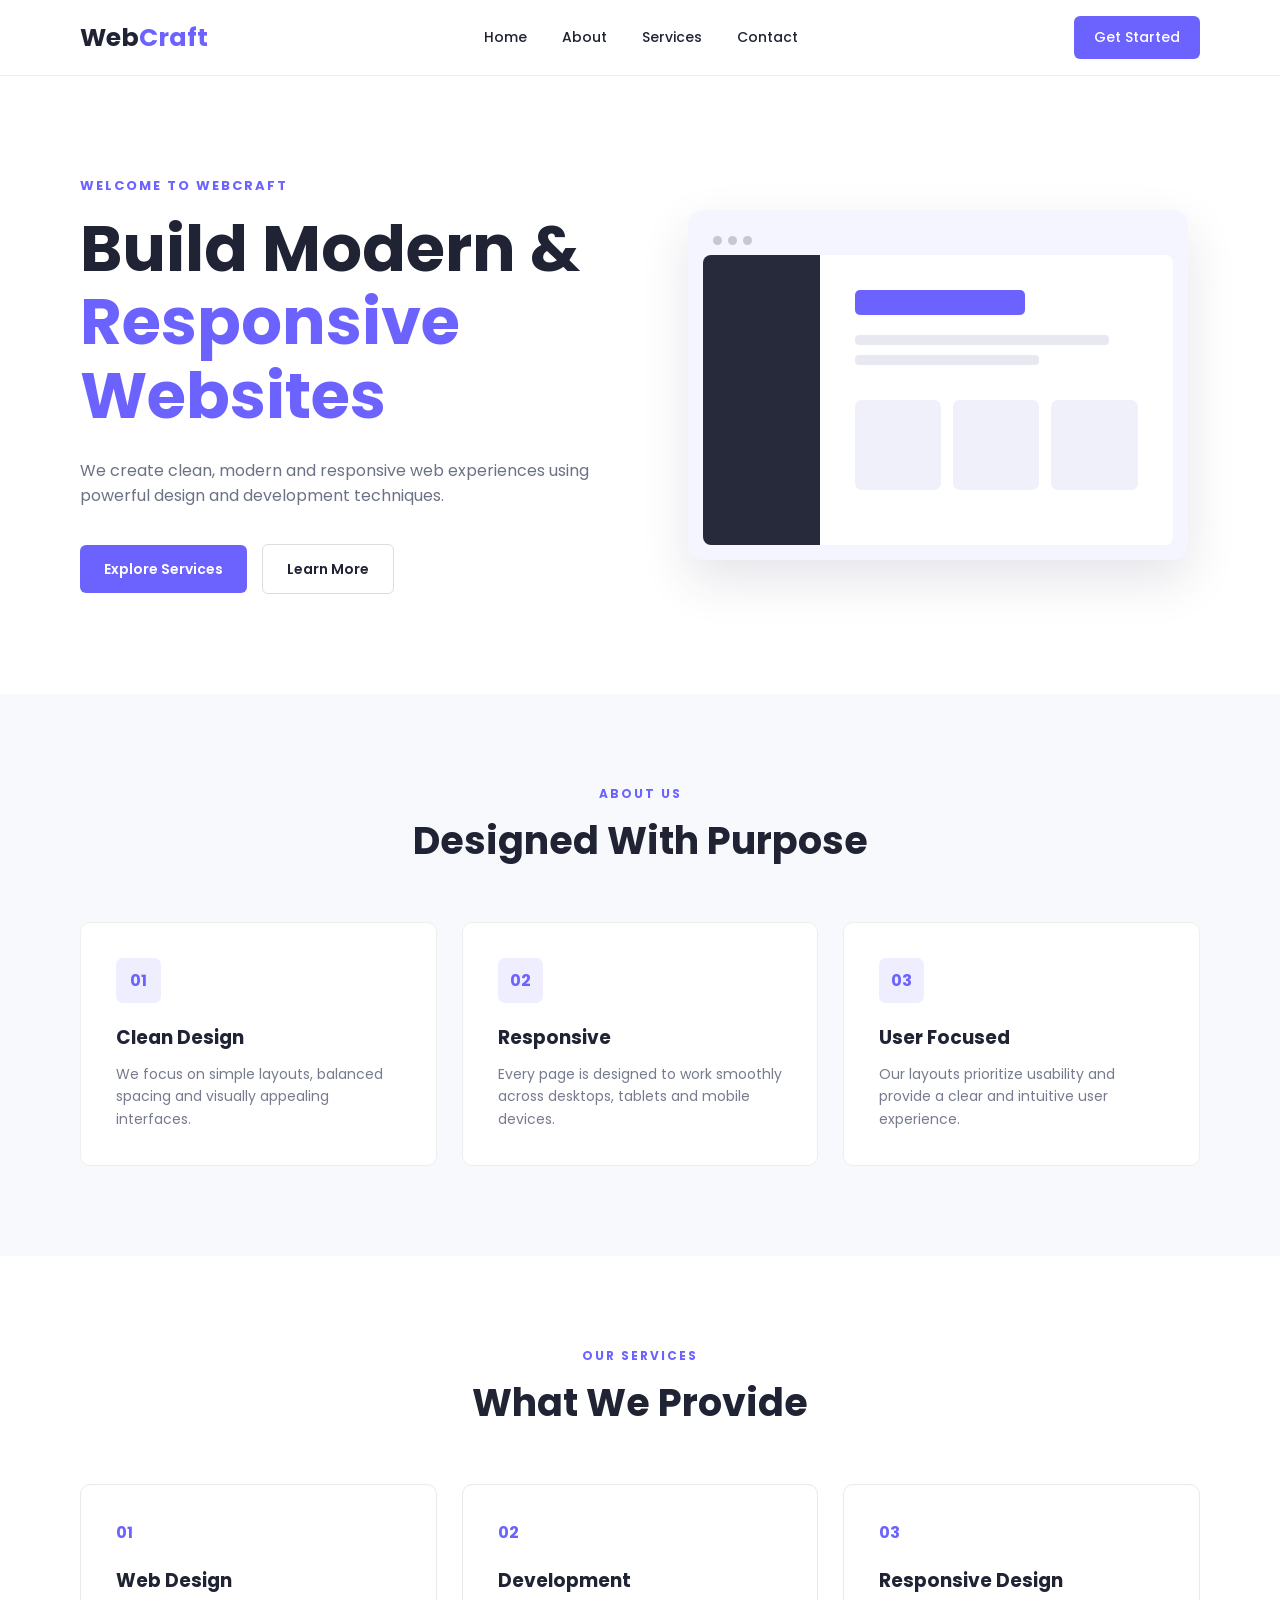
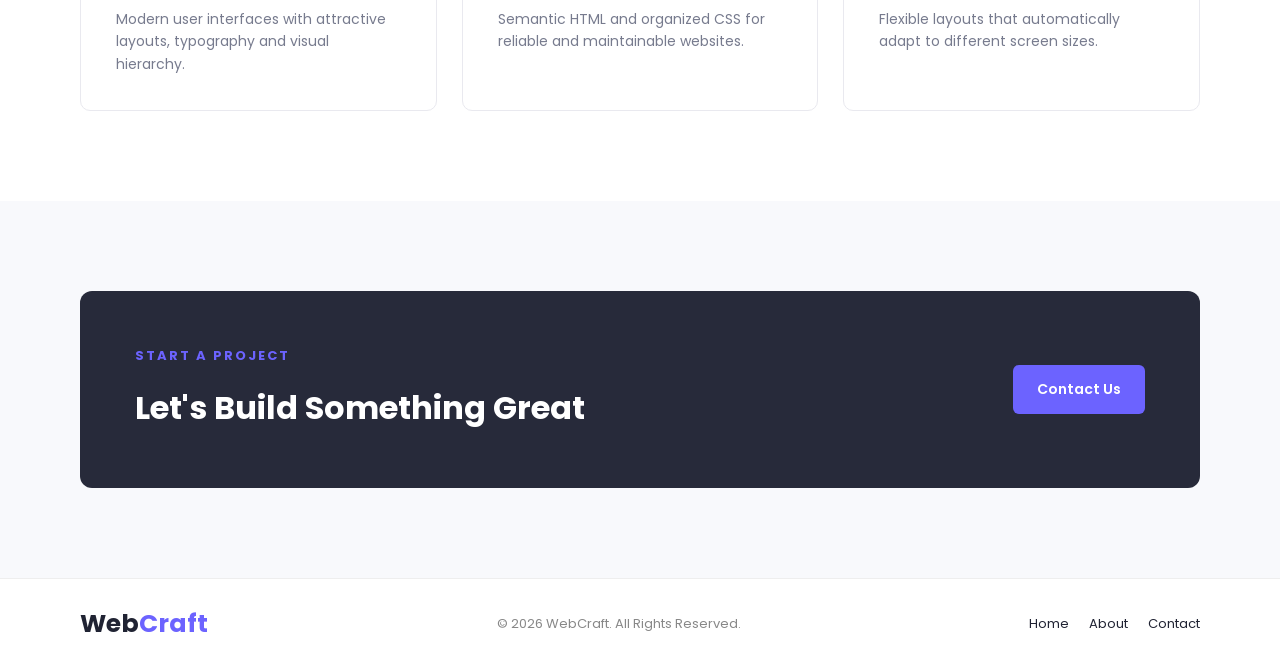
<file: week task 1/index.html>
<!DOCTYPE html>
<html lang="en">
<head>
    <meta charset="UTF-8">
    <meta name="viewport" content="width=device-width, initial-scale=1.0">
    <meta name="description" content="Responsive static webpage created as part of Week 1 internship task">
    <title>Modern Landing Page</title>

    <!-- Google Font -->
    <link rel="preconnect" href="https://fonts.googleapis.com">
    <link rel="preconnect" href="https://fonts.gstatic.com" crossorigin>
    <link href="https://fonts.googleapis.com/css2?family=Poppins:wght@400;500;600;700&display=swap" rel="stylesheet">

    <!-- CSS -->
    <link rel="stylesheet" href="style.css">
</head>

<body>

    <!-- Header -->
    <header class="header">
        <div class="container navbar">

            <div class="logo">
                Web<span>Craft</span>
            </div>

            <nav class="navigation">
                <a href="#home">Home</a>
                <a href="#about">About</a>
                <a href="#services">Services</a>
                <a href="#contact">Contact</a>
            </nav>

            <a href="#contact" class="nav-button">Get Started</a>
        </div>
    </header>


    <!-- Hero Section -->
    <main>

        <section class="hero" id="home">
            <div class="container hero-content">

                <div class="hero-text">
                    <p class="small-heading">WELCOME TO WEBCRAFT</p>

                    <h1>
                        Build Modern &
                        <span>Responsive Websites</span>
                    </h1>

                    <p class="hero-description">
                        We create clean, modern and responsive web experiences
                        using powerful design and development techniques.
                    </p>

                    <div class="hero-buttons">
                        <a href="#services" class="primary-button">
                            Explore Services
                        </a>

                        <a href="#about" class="secondary-button">
                            Learn More
                        </a>
                    </div>
                </div>

                <div class="hero-image">
                    <div class="image-card">
                        <div class="browser-bar">
                            <span></span>
                            <span></span>
                            <span></span>
                        </div>

                        <div class="mock-content">
                            <div class="mock-sidebar"></div>

                            <div class="mock-main">
                                <div class="mock-title"></div>
                                <div class="mock-line"></div>
                                <div class="mock-line short"></div>

                                <div class="mock-boxes">
                                    <div></div>
                                    <div></div>
                                    <div></div>
                                </div>
                            </div>
                        </div>
                    </div>
                </div>

            </div>
        </section>


        <!-- About Section -->
        <section class="about section" id="about">
            <div class="container">

                <div class="section-heading">
                    <p>ABOUT US</p>
                    <h2>Designed With Purpose</h2>
                </div>

                <div class="about-content">

                    <div class="about-card">
                        <div class="icon">01</div>
                        <h3>Clean Design</h3>
                        <p>
                            We focus on simple layouts, balanced spacing and
                            visually appealing interfaces.
                        </p>
                    </div>

                    <div class="about-card">
                        <div class="icon">02</div>
                        <h3>Responsive</h3>
                        <p>
                            Every page is designed to work smoothly across
                            desktops, tablets and mobile devices.
                        </p>
                    </div>

                    <div class="about-card">
                        <div class="icon">03</div>
                        <h3>User Focused</h3>
                        <p>
                            Our layouts prioritize usability and provide a
                            clear and intuitive user experience.
                        </p>
                    </div>

                </div>
            </div>
        </section>


        <!-- Services Section -->
        <section class="services section" id="services">
            <div class="container">

                <div class="section-heading">
                    <p>OUR SERVICES</p>
                    <h2>What We Provide</h2>
                </div>

                <div class="service-grid">

                    <article class="service-card">
                        <div class="service-number">01</div>
                        <h3>Web Design</h3>
                        <p>
                            Modern user interfaces with attractive layouts,
                            typography and visual hierarchy.
                        </p>
                    </article>

                    <article class="service-card">
                        <div class="service-number">02</div>
                        <h3>Development</h3>
                        <p>
                            Semantic HTML and organized CSS for reliable
                            and maintainable websites.
                        </p>
                    </article>

                    <article class="service-card">
                        <div class="service-number">03</div>
                        <h3>Responsive Design</h3>
                        <p>
                            Flexible layouts that automatically adapt to
                            different screen sizes.
                        </p>
                    </article>

                </div>
            </div>
        </section>


        <!-- Contact Section -->
        <section class="contact section" id="contact">
            <div class="container contact-box">

                <div>
                    <p class="small-heading">START A PROJECT</p>
                    <h2>Let's Build Something Great</h2>
                </div>

                <a href="mailto:hello@example.com" class="primary-button">
                    Contact Us
                </a>

            </div>
        </section>

    </main>


    <!-- Footer -->
    <footer class="footer">
        <div class="container footer-content">

            <div class="logo">
                Web<span>Craft</span>
            </div>

            <p>
                © 2026 WebCraft. All Rights Reserved.
            </p>

            <div class="footer-links">
                <a href="#home">Home</a>
                <a href="#about">About</a>
                <a href="#contact">Contact</a>
            </div>

        </div>
    </footer>

</body>
</html>
</file>
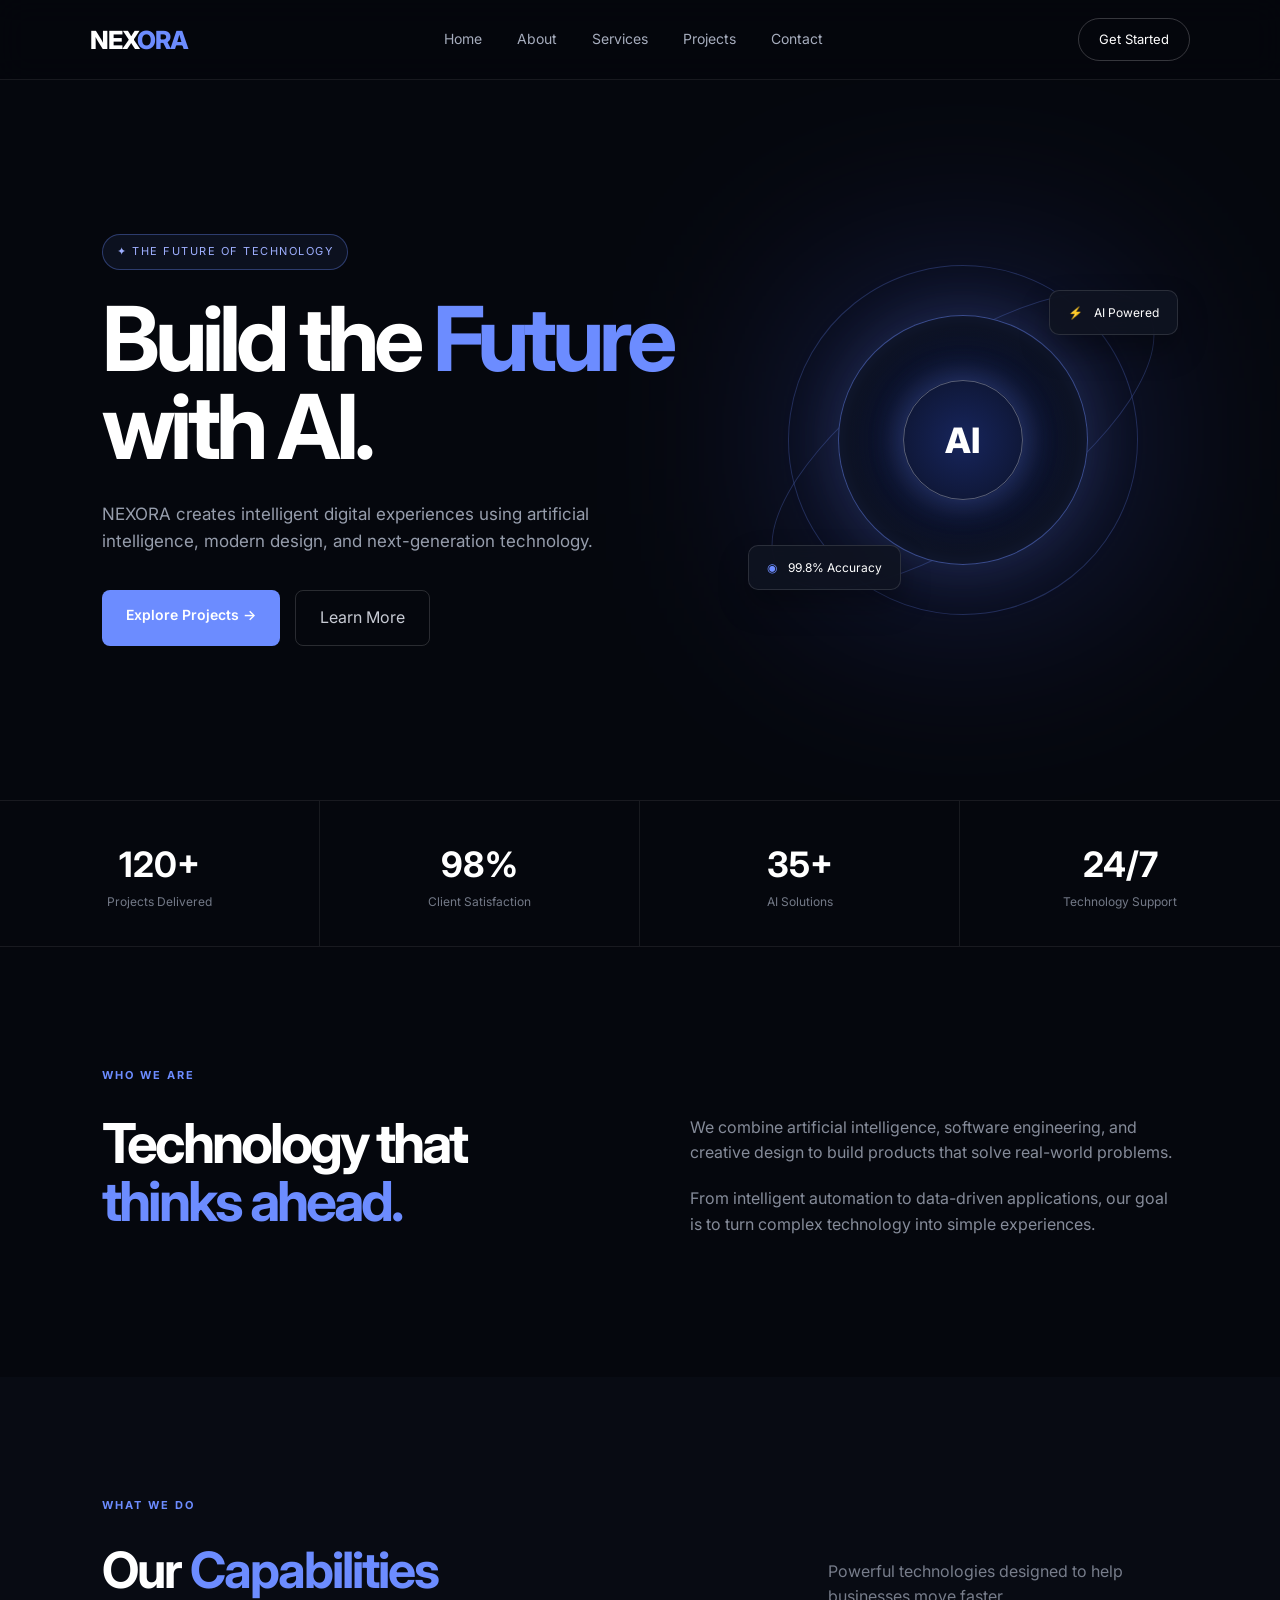
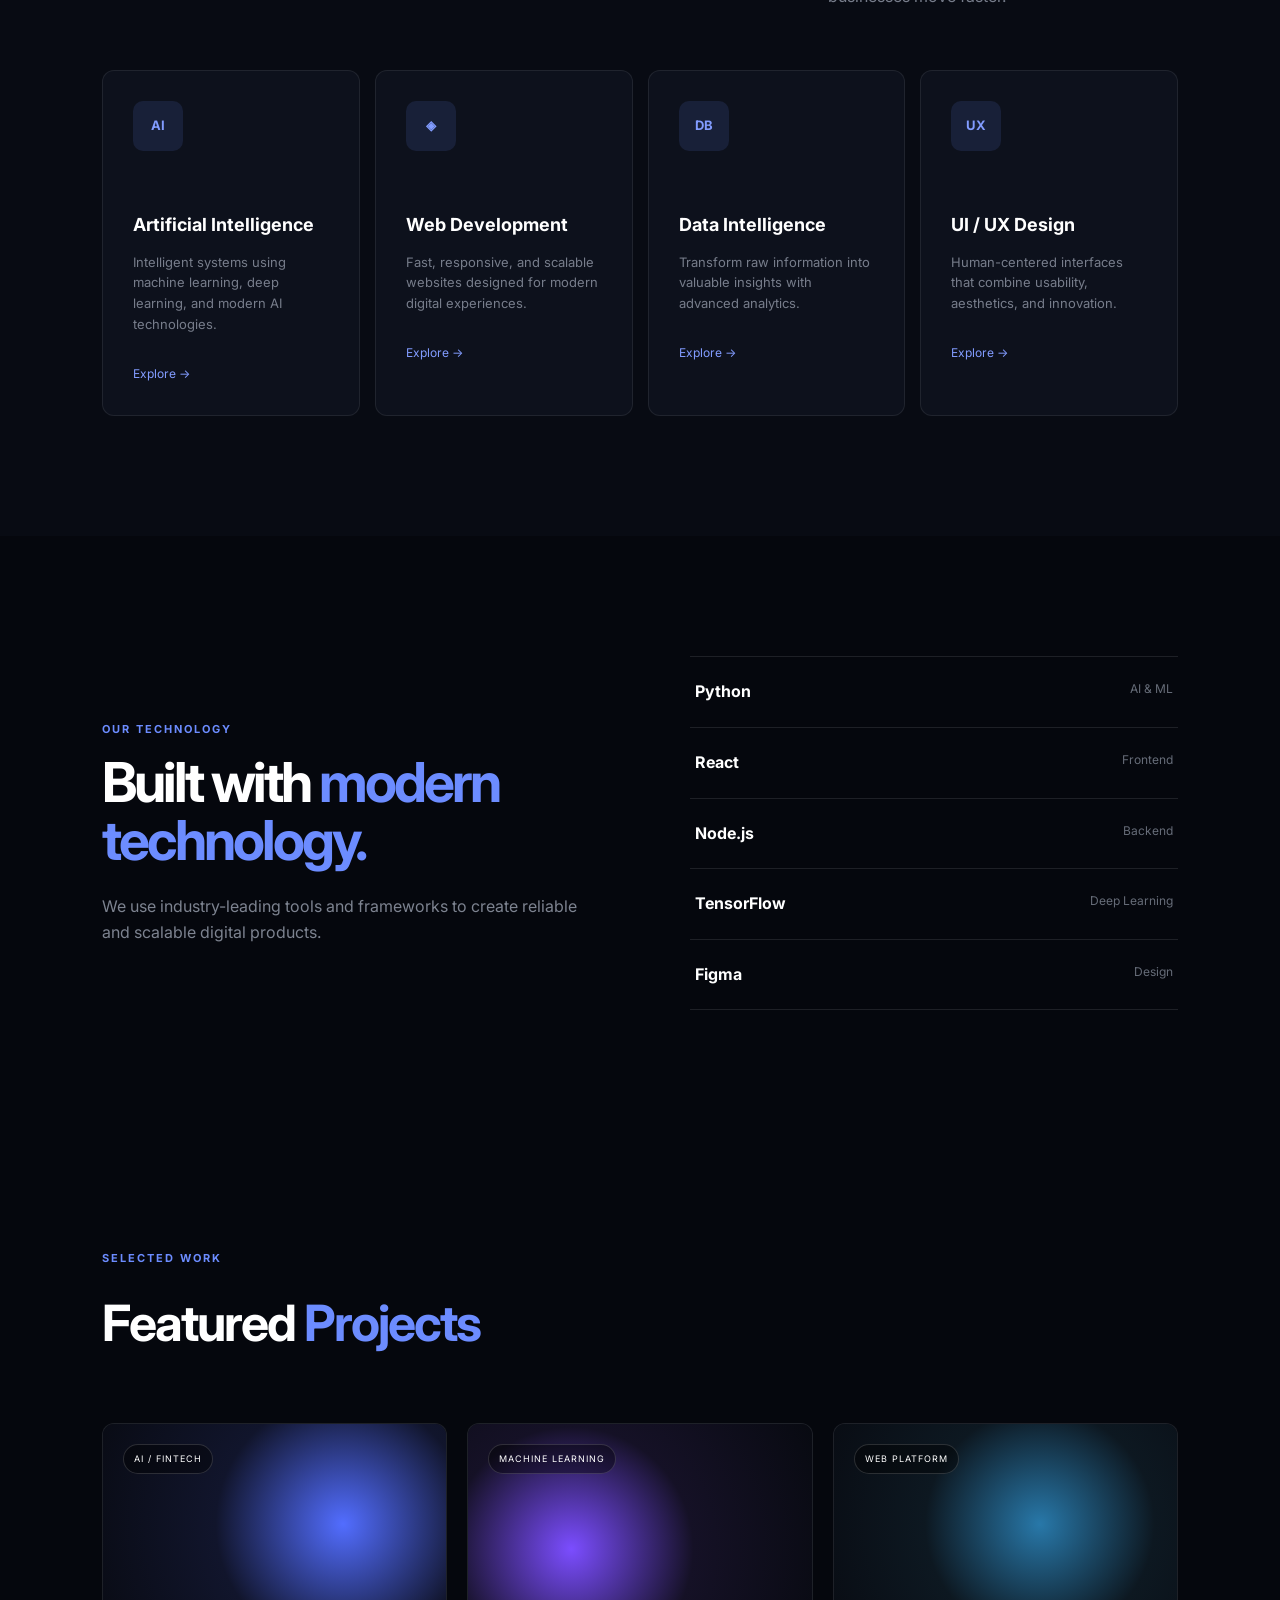
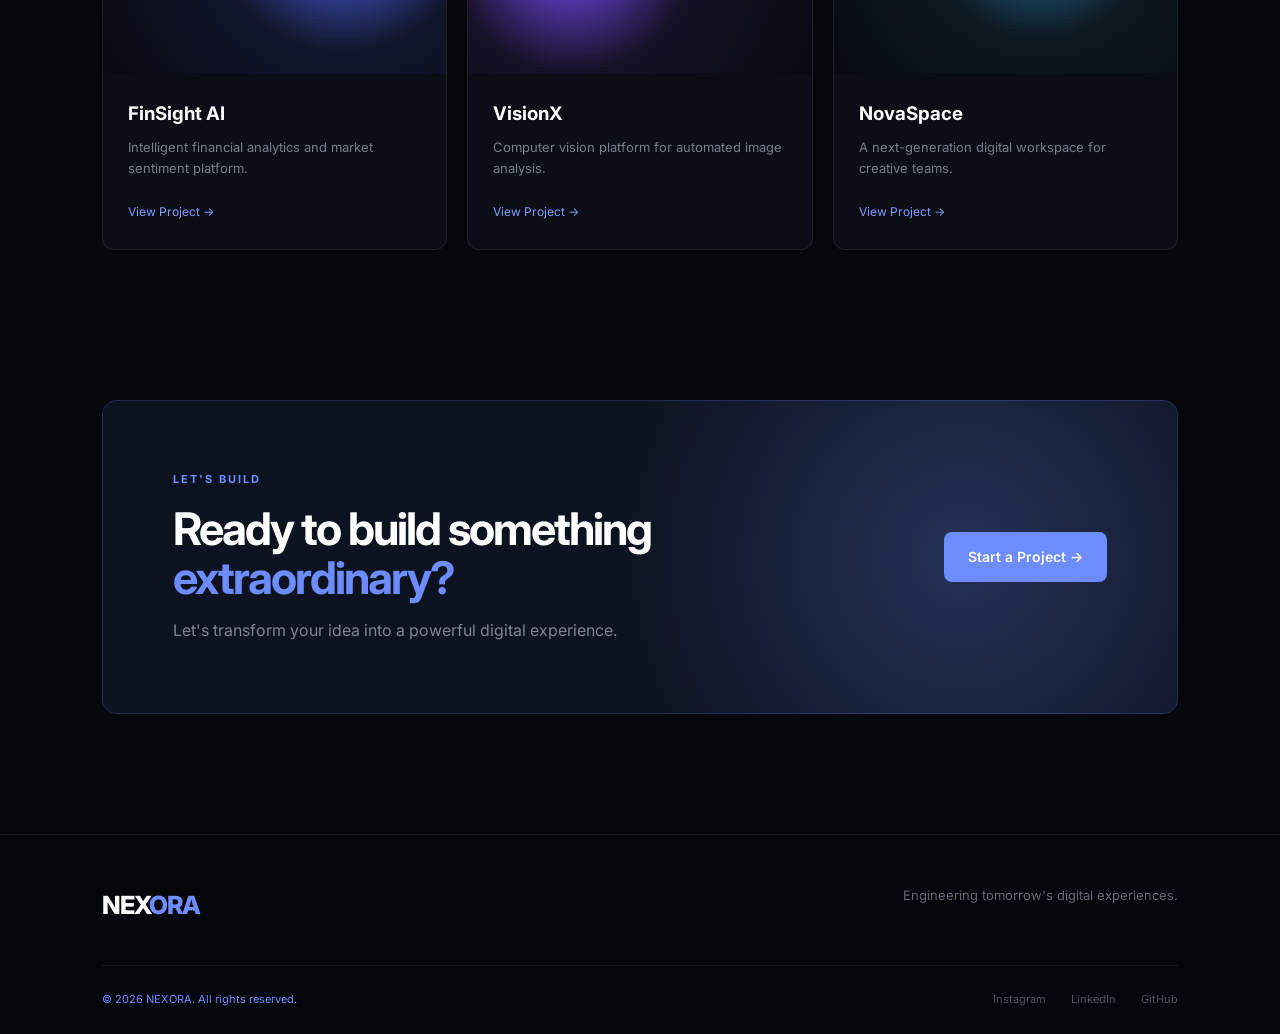
<file: week task 5/index.html>
<!DOCTYPE html>
<html lang="en">
<head>
    <meta charset="UTF-8">
    <meta name="viewport" content="width=device-width, initial-scale=1.0">

    <title>NEXORA | AI & Technology</title>

    <link rel="stylesheet" href="style.css">

    <link
        href="https://fonts.googleapis.com/css2?family=Inter:wght@400;500;600;700;800&display=swap"
        rel="stylesheet"
    >
</head>

<body>

    <!-- ================= NAVBAR ================= -->

    <header class="navbar">

        <div class="logo">
            NEX<span>ORA</span>
        </div>

        <nav>
            <a href="#home">Home</a>
            <a href="#about">About</a>
            <a href="#services">Services</a>
            <a href="#projects">Projects</a>
            <a href="#contact">Contact</a>
        </nav>

        <a href="#contact" class="nav-btn">
            Get Started
        </a>

    </header>


    <!-- ================= HERO ================= -->

    <section class="hero" id="home">

        <div class="hero-content">

            <div class="badge">
                ✦ THE FUTURE OF TECHNOLOGY
            </div>

            <h1>
                Build the
                <span>Future</span>
                with AI.
            </h1>

            <p>
                NEXORA creates intelligent digital experiences
                using artificial intelligence, modern design,
                and next-generation technology.
            </p>

            <div class="hero-buttons">

                <a href="#projects" class="primary-btn">
                    Explore Projects →
                </a>

                <a href="#about" class="secondary-btn">
                    Learn More
                </a>

            </div>

        </div>


        <!-- Futuristic Visual -->

        <div class="hero-visual">

            <div class="glow"></div>

            <div class="orbit orbit-one"></div>
            <div class="orbit orbit-two"></div>

            <div class="ai-circle">
                <div class="ai-inner">
                    AI
                </div>
            </div>

            <div class="floating-card card-one">
                <span>⚡</span>
                AI Powered
            </div>

            <div class="floating-card card-two">
                <span>◉</span>
                99.8% Accuracy
            </div>

        </div>

    </section>


    <!-- ================= STATS ================= -->

    <section class="stats">

        <div class="stat">
            <h2>120+</h2>
            <p>Projects Delivered</p>
        </div>

        <div class="stat">
            <h2>98%</h2>
            <p>Client Satisfaction</p>
        </div>

        <div class="stat">
            <h2>35+</h2>
            <p>AI Solutions</p>
        </div>

        <div class="stat">
            <h2>24/7</h2>
            <p>Technology Support</p>
        </div>

    </section>


    <!-- ================= ABOUT ================= -->

    <section class="about section" id="about">

        <div class="section-tag">
            WHO WE ARE
        </div>

        <div class="about-grid">

            <div>

                <h2>
                    Technology that
                    <span>thinks ahead.</span>
                </h2>

            </div>

            <div>

                <p>
                    We combine artificial intelligence, software
                    engineering, and creative design to build
                    products that solve real-world problems.
                </p>

                <p>
                    From intelligent automation to data-driven
                    applications, our goal is to turn complex
                    technology into simple experiences.
                </p>

            </div>

        </div>

    </section>


    <!-- ================= SERVICES ================= -->

    <section class="services section" id="services">

        <div class="section-heading">

            <div>
                <div class="section-tag">
                    WHAT WE DO
                </div>

                <h2>
                    Our <span>Capabilities</span>
                </h2>
            </div>

            <p>
                Powerful technologies designed to help
                businesses move faster.
            </p>

        </div>


        <div class="service-grid">

            <div class="service-card">

                <div class="service-icon">
                    AI
                </div>

                <h3>
                    Artificial Intelligence
                </h3>

                <p>
                    Intelligent systems using machine learning,
                    deep learning, and modern AI technologies.
                </p>

                <a href="#">
                    Explore →
                </a>

            </div>


            <div class="service-card">

                <div class="service-icon">
                    ◈
                </div>

                <h3>
                    Web Development
                </h3>

                <p>
                    Fast, responsive, and scalable websites
                    designed for modern digital experiences.
                </p>

                <a href="#">
                    Explore →
                </a>

            </div>


            <div class="service-card">

                <div class="service-icon">
                    DB
                </div>

                <h3>
                    Data Intelligence
                </h3>

                <p>
                    Transform raw information into valuable
                    insights with advanced analytics.
                </p>

                <a href="#">
                    Explore →
                </a>

            </div>


            <div class="service-card">

                <div class="service-icon">
                    UX
                </div>

                <h3>
                    UI / UX Design
                </h3>

                <p>
                    Human-centered interfaces that combine
                    usability, aesthetics, and innovation.
                </p>

                <a href="#">
                    Explore →
                </a>

            </div>

        </div>

    </section>


    <!-- ================= TECHNOLOGY ================= -->

    <section class="technology section">

        <div class="tech-content">

            <div class="section-tag">
                OUR TECHNOLOGY
            </div>

            <h2>
                Built with
                <span>modern technology.</span>
            </h2>

            <p>
                We use industry-leading tools and frameworks
                to create reliable and scalable digital products.
            </p>

        </div>


        <div class="tech-list">

            <div class="tech-item">
                <strong>Python</strong>
                <span>AI & ML</span>
            </div>

            <div class="tech-item">
                <strong>React</strong>
                <span>Frontend</span>
            </div>

            <div class="tech-item">
                <strong>Node.js</strong>
                <span>Backend</span>
            </div>

            <div class="tech-item">
                <strong>TensorFlow</strong>
                <span>Deep Learning</span>
            </div>

            <div class="tech-item">
                <strong>Figma</strong>
                <span>Design</span>
            </div>

        </div>

    </section>


    <!-- ================= PROJECTS ================= -->

    <section class="projects section" id="projects">

        <div class="section-heading">

            <div>

                <div class="section-tag">
                    SELECTED WORK
                </div>

                <h2>
                    Featured <span>Projects</span>
                </h2>

            </div>

        </div>


        <div class="project-grid">

            <article class="project-card">

                <div class="project-image project-one">

                    <div class="project-label">
                        AI / FINTECH
                    </div>

                </div>

                <div class="project-info">

                    <h3>
                        FinSight AI
                    </h3>

                    <p>
                        Intelligent financial analytics
                        and market sentiment platform.
                    </p>

                    <a href="#">
                        View Project →
                    </a>

                </div>

            </article>


            <article class="project-card">

                <div class="project-image project-two">

                    <div class="project-label">
                        MACHINE LEARNING
                    </div>

                </div>

                <div class="project-info">

                    <h3>
                        VisionX
                    </h3>

                    <p>
                        Computer vision platform for
                        automated image analysis.
                    </p>

                    <a href="#">
                        View Project →
                    </a>

                </div>

            </article>


            <article class="project-card">

                <div class="project-image project-three">

                    <div class="project-label">
                        WEB PLATFORM
                    </div>

                </div>

                <div class="project-info">

                    <h3>
                        NovaSpace
                    </h3>

                    <p>
                        A next-generation digital workspace
                        for creative teams.
                    </p>

                    <a href="#">
                        View Project →
                    </a>

                </div>

            </article>

        </div>

    </section>


    <!-- ================= CTA ================= -->

    <section class="cta section" id="contact">

        <div class="cta-box">

            <div>

                <div class="section-tag">
                    LET'S BUILD
                </div>

                <h2>
                    Ready to build
                    something <span>extraordinary?</span>
                </h2>

                <p>
                    Let's transform your idea into a
                    powerful digital experience.
                </p>

            </div>

            <a href="mailto:hello@nexora.com" class="primary-btn">
                Start a Project →
            </a>

        </div>

    </section>


    <!-- ================= FOOTER ================= -->

    <footer>

        <div class="footer-top">

            <div class="logo">
                NEX<span>ORA</span>
            </div>

            <p>
                Engineering tomorrow's digital experiences.
            </p>

        </div>

        <div class="footer-bottom">

            <span>
                © 2026 NEXORA. All rights reserved.
            </span>

            <div>
                <a href="#">Instagram</a>
                <a href="#">LinkedIn</a>
                <a href="#">GitHub</a>
            </div>

        </div>

    </footer>


</body>
</html>
</file>
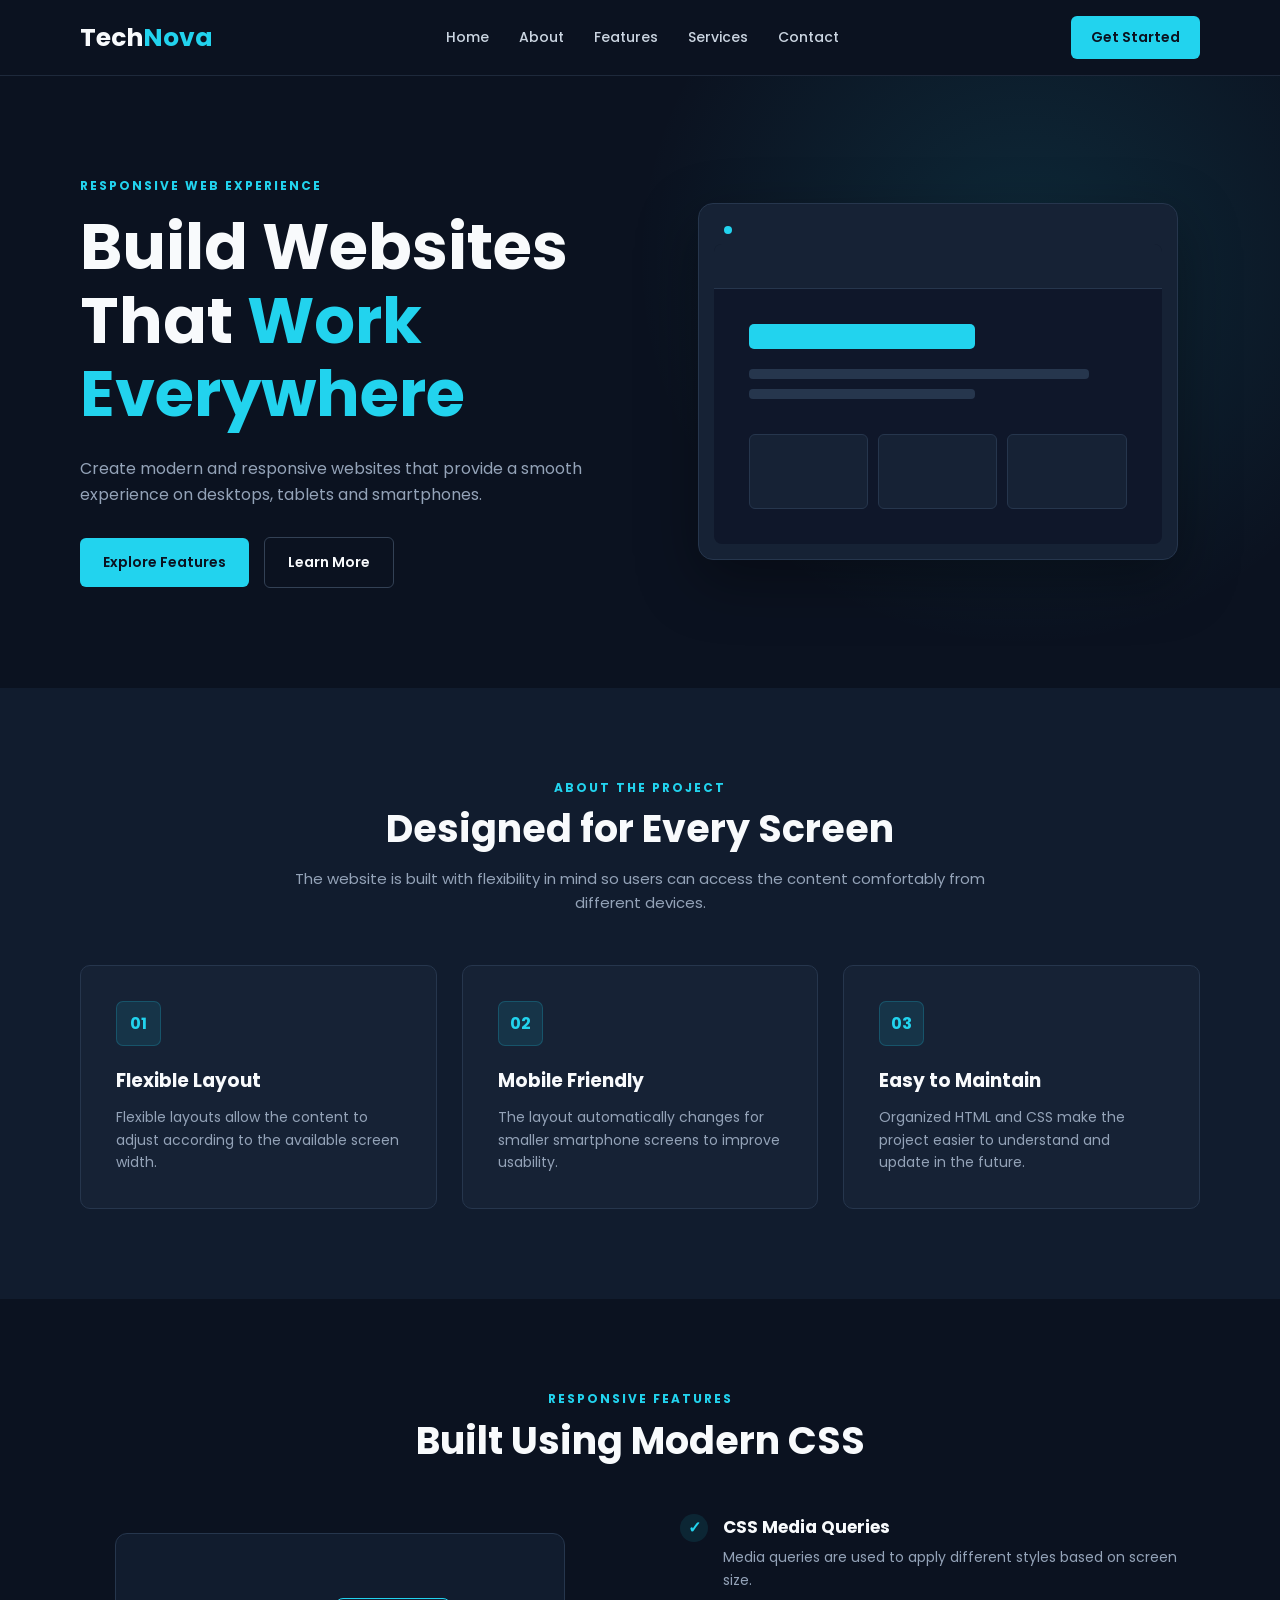
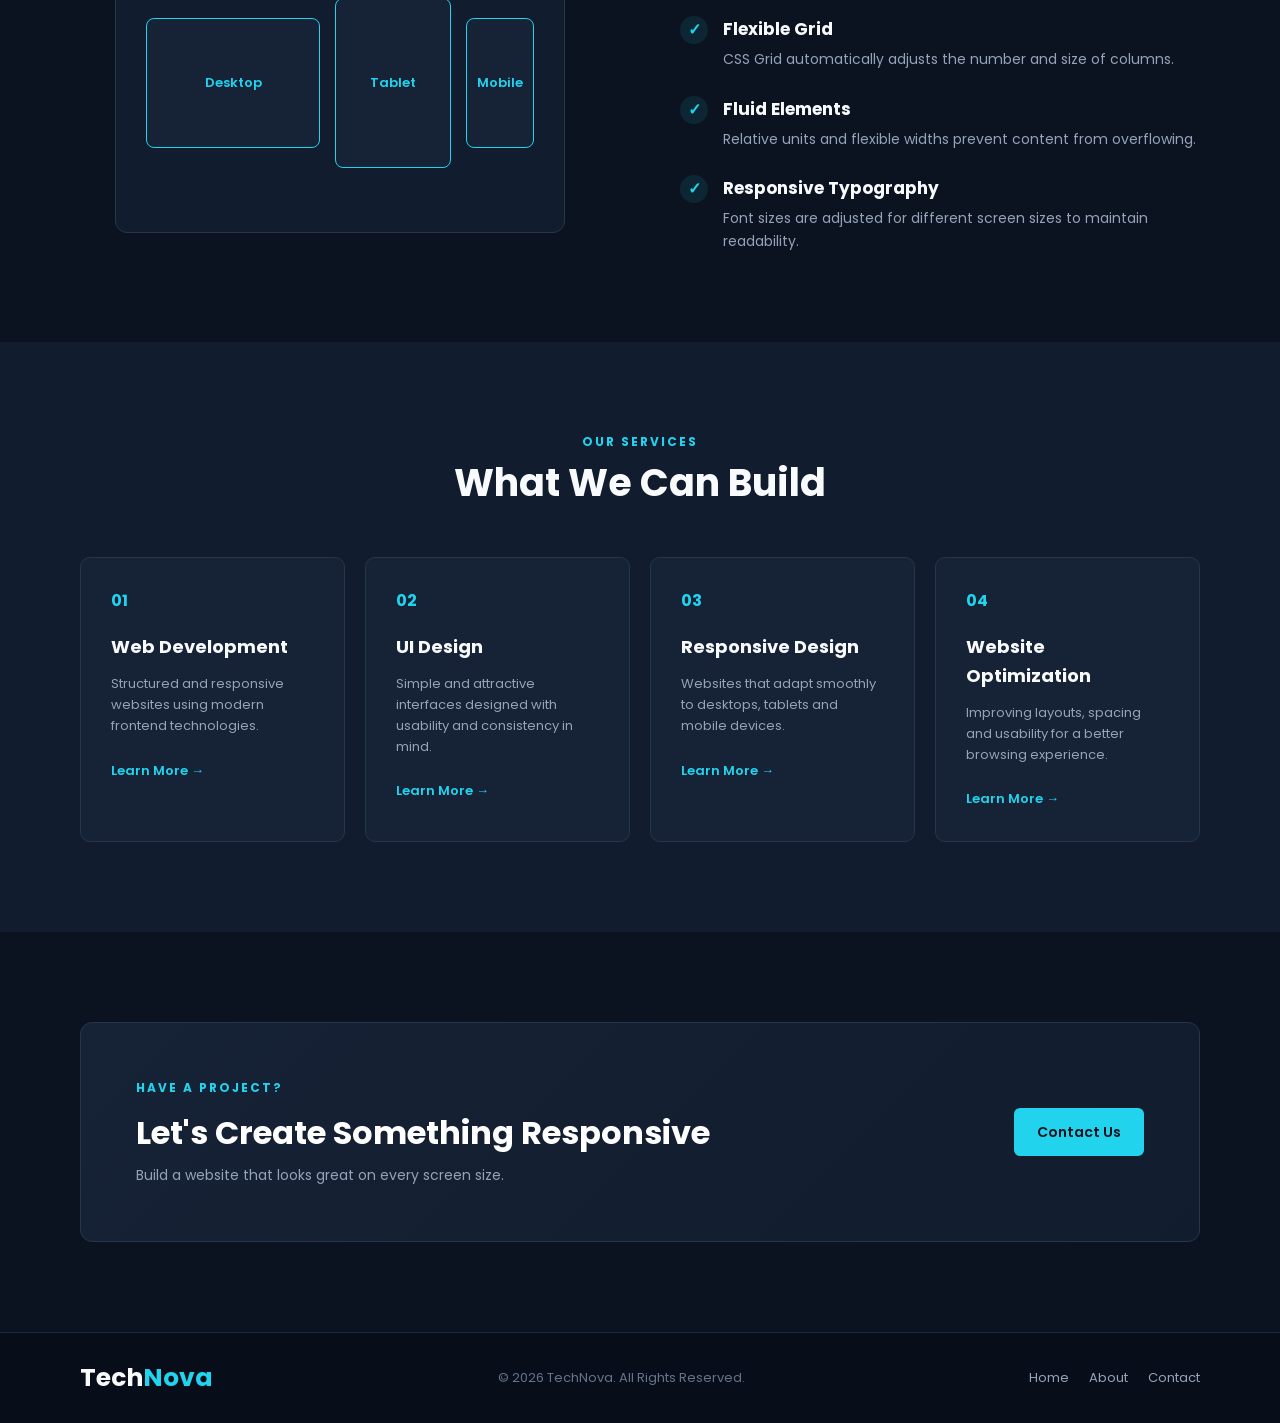
<file: week task 2/index1.html>
<!DOCTYPE html>
<html lang="en">
<head>
    <meta charset="UTF-8">

    <!-- Important for Responsive Design -->
    <meta name="viewport" content="width=device-width, initial-scale=1.0">

    <meta name="description" content="Responsive website developed as part of Week 2 internship task">

    <title>Responsive Web Design</title>

    <!-- Google Font -->
    <link rel="preconnect" href="https://fonts.googleapis.com">
    <link rel="preconnect" href="https://fonts.gstatic.com" crossorigin>

    <link href="https://fonts.googleapis.com/css2?family=Poppins:wght@400;500;600;700&display=swap"
          rel="stylesheet">

    <!-- CSS -->
    <link rel="stylesheet" href="style1.css">
</head>

<body>

    <!-- ================= HEADER ================= -->

    <header class="header">

        <div class="container navbar">

            <a href="#" class="logo">
                Tech<span>Nova</span>
            </a>

            <nav class="navigation">

                <a href="#home">Home</a>
                <a href="#about">About</a>
                <a href="#features">Features</a>
                <a href="#services">Services</a>
                <a href="#contact">Contact</a>

            </nav>

            <a href="#contact" class="header-button">
                Get Started
            </a>

        </div>

    </header>


    <!-- ================= MAIN ================= -->

    <main>

        <!-- ================= HERO ================= -->

        <section class="hero" id="home">

            <div class="container hero-content">

                <div class="hero-text">

                    <p class="tagline">
                        RESPONSIVE WEB EXPERIENCE
                    </p>

                    <h1>
                        Build Websites That
                        <span>Work Everywhere</span>
                    </h1>

                    <p class="hero-description">
                        Create modern and responsive websites that provide
                        a smooth experience on desktops, tablets and
                        smartphones.
                    </p>

                    <div class="hero-buttons">

                        <a href="#features" class="primary-button">
                            Explore Features
                        </a>

                        <a href="#about" class="secondary-button">
                            Learn More
                        </a>

                    </div>

                </div>


                <!-- Hero Illustration -->

                <div class="hero-visual">

                    <div class="device">

                        <div class="device-top"></div>

                        <div class="device-screen">

                            <div class="screen-header"></div>

                            <div class="screen-content">

                                <div class="screen-title"></div>

                                <div class="screen-line"></div>
                                <div class="screen-line short"></div>

                                <div class="screen-cards">

                                    <div class="screen-card"></div>
                                    <div class="screen-card"></div>
                                    <div class="screen-card"></div>

                                </div>

                            </div>

                        </div>

                    </div>

                </div>

            </div>

        </section>


        <!-- ================= ABOUT ================= -->

        <section class="about section" id="about">

            <div class="container">

                <div class="section-heading">

                    <p>ABOUT THE PROJECT</p>

                    <h2>
                        Designed for Every Screen
                    </h2>

                    <p class="heading-description">
                        The website is built with flexibility in mind so
                        users can access the content comfortably from
                        different devices.
                    </p>

                </div>


                <div class="about-grid">

                    <article class="about-card">

                        <div class="card-icon">
                            01
                        </div>

                        <h3>
                            Flexible Layout
                        </h3>

                        <p>
                            Flexible layouts allow the content to adjust
                            according to the available screen width.
                        </p>

                    </article>


                    <article class="about-card">

                        <div class="card-icon">
                            02
                        </div>

                        <h3>
                            Mobile Friendly
                        </h3>

                        <p>
                            The layout automatically changes for smaller
                            smartphone screens to improve usability.
                        </p>

                    </article>


                    <article class="about-card">

                        <div class="card-icon">
                            03
                        </div>

                        <h3>
                            Easy to Maintain
                        </h3>

                        <p>
                            Organized HTML and CSS make the project easier
                            to understand and update in the future.
                        </p>

                    </article>

                </div>

            </div>

        </section>


        <!-- ================= FEATURES ================= -->

        <section class="features section" id="features">

            <div class="container">

                <div class="section-heading">

                    <p>RESPONSIVE FEATURES</p>

                    <h2>
                        Built Using Modern CSS
                    </h2>

                </div>


                <div class="feature-layout">

                    <div class="feature-image">

                        <div class="responsive-box">

                            <div class="responsive-desktop">
                                Desktop
                            </div>

                            <div class="responsive-tablet">
                                Tablet
                            </div>

                            <div class="responsive-mobile">
                                Mobile
                            </div>

                        </div>

                    </div>


                    <div class="feature-content">

                        <div class="feature-item">

                            <span>✓</span>

                            <div>
                                <h3>
                                    CSS Media Queries
                                </h3>

                                <p>
                                    Media queries are used to apply
                                    different styles based on screen size.
                                </p>
                            </div>

                        </div>


                        <div class="feature-item">

                            <span>✓</span>

                            <div>
                                <h3>
                                    Flexible Grid
                                </h3>

                                <p>
                                    CSS Grid automatically adjusts the
                                    number and size of columns.
                                </p>
                            </div>

                        </div>


                        <div class="feature-item">

                            <span>✓</span>

                            <div>
                                <h3>
                                    Fluid Elements
                                </h3>

                                <p>
                                    Relative units and flexible widths
                                    prevent content from overflowing.
                                </p>
                            </div>

                        </div>


                        <div class="feature-item">

                            <span>✓</span>

                            <div>
                                <h3>
                                    Responsive Typography
                                </h3>

                                <p>
                                    Font sizes are adjusted for different
                                    screen sizes to maintain readability.
                                </p>
                            </div>

                        </div>

                    </div>

                </div>

            </div>

        </section>


        <!-- ================= SERVICES ================= -->

        <section class="services section" id="services">

            <div class="container">

                <div class="section-heading">

                    <p>OUR SERVICES</p>

                    <h2>
                        What We Can Build
                    </h2>

                </div>


                <div class="service-grid">

                    <article class="service-card">

                        <div class="service-number">
                            01
                        </div>

                        <h3>
                            Web Development
                        </h3>

                        <p>
                            Structured and responsive websites using
                            modern frontend technologies.
                        </p>

                        <a href="#contact">
                            Learn More →
                        </a>

                    </article>


                    <article class="service-card">

                        <div class="service-number">
                            02
                        </div>

                        <h3>
                            UI Design
                        </h3>

                        <p>
                            Simple and attractive interfaces designed
                            with usability and consistency in mind.
                        </p>

                        <a href="#contact">
                            Learn More →
                        </a>

                    </article>


                    <article class="service-card">

                        <div class="service-number">
                            03
                        </div>

                        <h3>
                            Responsive Design
                        </h3>

                        <p>
                            Websites that adapt smoothly to desktops,
                            tablets and mobile devices.
                        </p>

                        <a href="#contact">
                            Learn More →
                        </a>

                    </article>


                    <article class="service-card">

                        <div class="service-number">
                            04
                        </div>

                        <h3>
                            Website Optimization
                        </h3>

                        <p>
                            Improving layouts, spacing and usability for
                            a better browsing experience.
                        </p>

                        <a href="#contact">
                            Learn More →
                        </a>

                    </article>

                </div>

            </div>

        </section>


        <!-- ================= CONTACT ================= -->

        <section class="contact section" id="contact">

            <div class="container">

                <div class="contact-box">

                    <div>

                        <p class="tagline">
                            HAVE A PROJECT?
                        </p>

                        <h2>
                            Let's Create Something Responsive
                        </h2>

                        <p>
                            Build a website that looks great on every
                            screen size.
                        </p>

                    </div>

                    <a href="mailto:hello@example.com"
                       class="primary-button">
                        Contact Us
                    </a>

                </div>

            </div>

        </section>

    </main>


    <!-- ================= FOOTER ================= -->

    <footer class="footer">

        <div class="container footer-content">

            <a href="#" class="logo">
                Tech<span>Nova</span>
            </a>

            <p>
                © 2026 TechNova. All Rights Reserved.
            </p>

            <div class="footer-links">

                <a href="#home">Home</a>
                <a href="#about">About</a>
                <a href="#contact">Contact</a>

            </div>

        </div>

    </footer>


</body>
</html>
</file>
<file: week task 1/style.css>
/* =========================================
   RESET & GLOBAL STYLES
========================================= */

* {
    margin: 0;
    padding: 0;
    box-sizing: border-box;
}

html {
    scroll-behavior: smooth;
}

body {
    font-family: "Poppins", sans-serif;
    background: #f8f9fc;
    color: #202333;
    line-height: 1.6;
}

a {
    text-decoration: none;
    color: inherit;
}

.container {
    width: min(1120px, 90%);
    margin: auto;
}

.section {
    padding: 90px 0;
}


/* =========================================
   HEADER
========================================= */

.header {
    background: #ffffff;
    border-bottom: 1px solid #eeeeee;
    position: sticky;
    top: 0;
    z-index: 1000;
}

.navbar {
    min-height: 75px;
    display: flex;
    align-items: center;
    justify-content: space-between;
}

.logo {
    font-size: 25px;
    font-weight: 700;
    color: #202333;
}

.logo span {
    color: #6c63ff;
}

.navigation {
    display: flex;
    gap: 35px;
}

.navigation a {
    font-size: 14px;
    font-weight: 500;
    transition: 0.3s ease;
}

.navigation a:hover {
    color: #6c63ff;
}

.nav-button {
    background: #6c63ff;
    color: white;
    padding: 10px 20px;
    border-radius: 6px;
    font-size: 14px;
    font-weight: 500;
    transition: 0.3s ease;
}

.nav-button:hover {
    background: #554de0;
}


/* =========================================
   HERO SECTION
========================================= */

.hero {
    padding: 100px 0;
    background: #ffffff;
}

.hero-content {
    display: grid;
    grid-template-columns: 1fr 1fr;
    gap: 70px;
    align-items: center;
}

.small-heading {
    color: #6c63ff;
    font-size: 13px;
    font-weight: 700;
    letter-spacing: 2px;
    margin-bottom: 15px;
}

.hero-text h1 {
    font-size: clamp(40px, 5vw, 65px);
    line-height: 1.15;
    margin-bottom: 25px;
}

.hero-text h1 span {
    color: #6c63ff;
}

.hero-description {
    max-width: 520px;
    color: #6c7285;
    margin-bottom: 35px;
}

.hero-buttons {
    display: flex;
    gap: 15px;
    align-items: center;
}

.primary-button,
.secondary-button {
    display: inline-block;
    padding: 13px 24px;
    border-radius: 6px;
    font-size: 14px;
    font-weight: 600;
    transition: 0.3s ease;
}

.primary-button {
    background: #6c63ff;
    color: #ffffff;
}

.primary-button:hover {
    background: #554de0;
    transform: translateY(-2px);
}

.secondary-button {
    border: 1px solid #dddddd;
    background: #ffffff;
}

.secondary-button:hover {
    border-color: #6c63ff;
    color: #6c63ff;
}


/* =========================================
   HERO MOCKUP
========================================= */

.hero-image {
    display: flex;
    justify-content: center;
}

.image-card {
    width: 100%;
    max-width: 500px;
    height: 350px;
    background: #f5f5ff;
    border-radius: 15px;
    padding: 15px;
    box-shadow: 0 20px 50px rgba(40, 40, 80, 0.12);
}

.browser-bar {
    height: 30px;
    display: flex;
    gap: 6px;
    align-items: center;
    padding-left: 10px;
}

.browser-bar span {
    width: 9px;
    height: 9px;
    border-radius: 50%;
    background: #c6c7d2;
}

.mock-content {
    display: flex;
    height: calc(100% - 30px);
    background: white;
    border-radius: 8px;
    overflow: hidden;
}

.mock-sidebar {
    width: 25%;
    background: #272a3a;
}

.mock-main {
    width: 75%;
    padding: 35px;
}

.mock-title {
    width: 60%;
    height: 25px;
    background: #6c63ff;
    border-radius: 5px;
    margin-bottom: 20px;
}

.mock-line {
    width: 90%;
    height: 10px;
    background: #e8e8f0;
    border-radius: 4px;
    margin-bottom: 10px;
}

.mock-line.short {
    width: 65%;
}

.mock-boxes {
    display: flex;
    gap: 12px;
    margin-top: 35px;
}

.mock-boxes div {
    flex: 1;
    height: 90px;
    background: #f0f0fa;
    border-radius: 7px;
}


/* =========================================
   SECTION HEADINGS
========================================= */

.section-heading {
    text-align: center;
    margin-bottom: 50px;
}

.section-heading p {
    color: #6c63ff;
    font-size: 12px;
    font-weight: 700;
    letter-spacing: 2px;
}

.section-heading h2 {
    font-size: 38px;
    margin-top: 8px;
}


/* =========================================
   ABOUT SECTION
========================================= */

.about {
    background: #f8f9fc;
}

.about-content {
    display: grid;
    grid-template-columns: repeat(3, 1fr);
    gap: 25px;
}

.about-card {
    background: white;
    padding: 35px;
    border-radius: 10px;
    border: 1px solid #eeeeee;
    transition: 0.3s ease;
}

.about-card:hover {
    transform: translateY(-5px);
    box-shadow: 0 15px 35px rgba(0, 0, 0, 0.08);
}

.icon {
    width: 45px;
    height: 45px;
    display: flex;
    align-items: center;
    justify-content: center;
    background: #eeeeff;
    color: #6c63ff;
    border-radius: 7px;
    font-weight: 700;
    margin-bottom: 20px;
}

.about-card h3 {
    margin-bottom: 10px;
}

.about-card p {
    color: #777b8e;
    font-size: 14px;
}


/* =========================================
   SERVICES
========================================= */

.services {
    background: #ffffff;
}

.service-grid {
    display: grid;
    grid-template-columns: repeat(3, 1fr);
    gap: 25px;
}

.service-card {
    padding: 35px;
    border: 1px solid #e9e9ef;
    border-radius: 10px;
    transition: 0.3s ease;
}

.service-card:hover {
    border-color: #6c63ff;
    transform: translateY(-5px);
}

.service-number {
    color: #6c63ff;
    font-weight: 700;
    margin-bottom: 20px;
}

.service-card h3 {
    margin-bottom: 12px;
}

.service-card p {
    color: #777b8e;
    font-size: 14px;
}


/* =========================================
   CONTACT
========================================= */

.contact {
    background: #f8f9fc;
}

.contact-box {
    background: #272a3a;
    color: #ffffff;
    padding: 55px;
    border-radius: 12px;

    display: flex;
    align-items: center;
    justify-content: space-between;
    gap: 30px;
}

.contact-box h2 {
    font-size: 32px;
}


/* =========================================
   FOOTER
========================================= */

.footer {
    background: #ffffff;
    border-top: 1px solid #eeeeee;
    padding: 25px 0;
}

.footer-content {
    display: flex;
    align-items: center;
    justify-content: space-between;
}

.footer p {
    color: #888;
    font-size: 13px;
}

.footer-links {
    display: flex;
    gap: 20px;
    font-size: 13px;
}

.footer-links a:hover {
    color: #6c63ff;
}


/* =========================================
   TABLET RESPONSIVENESS
========================================= */

@media (max-width: 900px) {

    .hero-content {
        grid-template-columns: 1fr;
        gap: 50px;
    }

    .hero-text {
        text-align: center;
    }

    .hero-description {
        margin-left: auto;
        margin-right: auto;
    }

    .hero-buttons {
        justify-content: center;
    }

    .about-content,
    .service-grid {
        grid-template-columns: 1fr 1fr;
    }

    .navigation {
        gap: 20px;
    }
}


/* =========================================
   MOBILE RESPONSIVENESS
========================================= */

@media (max-width: 600px) {

    .navbar {
        min-height: 65px;
    }

    .navigation {
        display: none;
    }

    .nav-button {
        padding: 8px 14px;
        font-size: 12px;
    }

    .hero {
        padding: 70px 0;
    }

    .hero-text h1 {
        font-size: 40px;
    }

    .hero-buttons {
        flex-direction: column;
    }

    .primary-button,
    .secondary-button {
        width: 100%;
        text-align: center;
    }

    .image-card {
        height: 260px;
    }

    .mock-main {
        padding: 20px;
    }

    .about-content,
    .service-grid {
        grid-template-columns: 1fr;
    }

    .section {
        padding: 65px 0;
    }

    .section-heading h2 {
        font-size: 30px;
    }

    .contact-box {
        padding: 35px 25px;
        flex-direction: column;
        text-align: center;
    }

    .contact-box h2 {
        font-size: 25px;
    }

    .footer-content {
        flex-direction: column;
        gap: 15px;
        text-align: center;
    }
}
</file>
<file: week task 5/style.css>
/* =========================
   GLOBAL
========================= */

* {
    margin: 0;
    padding: 0;
    box-sizing: border-box;
}

html {
    scroll-behavior: smooth;
}

body {
    font-family: "Inter", sans-serif;
    background: #05070d;
    color: #ffffff;
    line-height: 1.6;
    overflow-x: hidden;
}

a {
    color: inherit;
    text-decoration: none;
}

span {
    color: #6c8cff;
}


/* =========================
   NAVBAR
========================= */

.navbar {
    width: 100%;
    height: 80px;

    display: flex;
    align-items: center;
    justify-content: space-between;

    padding: 0 7%;

    border-bottom: 1px solid rgba(255,255,255,0.08);

    background: rgba(5,7,13,0.85);

    position: sticky;
    top: 0;
    z-index: 100;

    backdrop-filter: blur(15px);
}

.logo {
    font-size: 25px;
    font-weight: 800;
    letter-spacing: -1px;
}

.logo span {
    color: #6c8cff;
}

.navbar nav {
    display: flex;
    gap: 35px;
}

.navbar nav a {
    font-size: 14px;
    color: #a6adbd;
    transition: 0.3s;
}

.navbar nav a:hover {
    color: white;
}

.nav-btn {
    border: 1px solid rgba(255,255,255,0.2);
    padding: 10px 20px;
    border-radius: 30px;

    font-size: 13px;

    transition: 0.3s;
}

.nav-btn:hover {
    background: #ffffff;
    color: #05070d;
}


/* =========================
   HERO
========================= */

.hero {
    min-height: 720px;

    display: flex;
    align-items: center;
    justify-content: space-between;

    padding: 80px 8%;

    position: relative;

    overflow: hidden;
}

.hero-content {
    width: 55%;
    position: relative;
    z-index: 2;
}

.badge {
    display: inline-block;

    padding: 8px 14px;

    border: 1px solid rgba(108,140,255,0.35);

    background: rgba(108,140,255,0.08);

    color: #9eafff;

    border-radius: 30px;

    font-size: 11px;
    letter-spacing: 1.5px;

    margin-bottom: 25px;
}

.hero h1 {
    font-size: clamp(55px, 7vw, 100px);

    line-height: 0.98;

    letter-spacing: -5px;

    max-width: 750px;

    margin-bottom: 30px;
}

.hero p {
    color: #969dac;

    max-width: 580px;

    font-size: 17px;

    margin-bottom: 35px;
}

.hero-buttons {
    display: flex;
    gap: 15px;
}

.primary-btn {
    display: inline-block;

    background: #6c8cff;

    color: white;

    padding: 14px 24px;

    border-radius: 8px;

    font-size: 14px;
    font-weight: 600;

    transition: 0.3s;
}

.primary-btn:hover {
    transform: translateY(-3px);
    box-shadow: 0 15px 40px rgba(108,140,255,0.25);
}

.secondary-btn {
    padding: 14px 24px;

    border: 1px solid rgba(255,255,255,0.15);

    border-radius: 8px;

    color: #c7cad3;

    transition: 0.3s;
}

.secondary-btn:hover {
    background: rgba(255,255,255,0.06);
}


/* =========================
   HERO VISUAL
========================= */

.hero-visual {
    width: 40%;
    height: 500px;

    position: relative;

    display: flex;
    align-items: center;
    justify-content: center;
}

.glow {
    width: 250px;
    height: 250px;

    position: absolute;

    background: #526dff;

    filter: blur(120px);

    opacity: 0.35;
}

.ai-circle {
    width: 250px;
    height: 250px;

    border-radius: 50%;

    background:
        radial-gradient(circle at center,
        #17255c,
        #080c19 65%);

    border: 1px solid rgba(108,140,255,0.5);

    display: flex;
    align-items: center;
    justify-content: center;

    box-shadow:
        0 0 60px rgba(108,140,255,0.2),
        inset 0 0 50px rgba(108,140,255,0.15);

    position: relative;

    z-index: 2;
}

.ai-inner {
    width: 120px;
    height: 120px;

    border-radius: 50%;

    border: 1px solid rgba(255,255,255,0.3);

    display: flex;
    align-items: center;
    justify-content: center;

    font-size: 35px;
    font-weight: 800;

    color: white;

    box-shadow: 0 0 35px rgba(108,140,255,0.3);
}

.orbit {
    position: absolute;

    border: 1px solid rgba(108,140,255,0.25);

    border-radius: 50%;
}

.orbit-one {
    width: 350px;
    height: 350px;

    transform: rotate(30deg);
}

.orbit-two {
    width: 450px;
    height: 180px;

    transform: rotate(-35deg);
}

.floating-card {
    position: absolute;

    background: rgba(15,19,33,0.9);

    border: 1px solid rgba(255,255,255,0.12);

    padding: 12px 18px;

    border-radius: 10px;

    font-size: 12px;

    backdrop-filter: blur(10px);

    z-index: 4;

    box-shadow: 0 15px 30px rgba(0,0,0,0.3);
}

.floating-card span {
    margin-right: 8px;
}

.card-one {
    top: 100px;
    right: 0;
}

.card-two {
    bottom: 100px;
    left: 0;
}


/* =========================
   STATS
========================= */

.stats {
    display: grid;
    grid-template-columns: repeat(4,1fr);

    border-top: 1px solid rgba(255,255,255,0.08);
    border-bottom: 1px solid rgba(255,255,255,0.08);
}

.stat {
    padding: 35px;

    text-align: center;

    border-right: 1px solid rgba(255,255,255,0.08);
}

.stat:last-child {
    border-right: none;
}

.stat h2 {
    font-size: 35px;
}

.stat p {
    color: #737987;
    font-size: 12px;
}


/* =========================
   COMMON SECTIONS
========================= */

.section {
    padding: 120px 8%;
}

.section-tag {
    color: #6c8cff;

    font-size: 11px;

    letter-spacing: 2px;

    font-weight: 700;

    margin-bottom: 15px;
}

.about-grid {
    display: grid;

    grid-template-columns: 1fr 1fr;

    gap: 100px;

    margin-top: 30px;
}

.about h2,
.technology h2 {
    font-size: 55px;

    line-height: 1.05;

    letter-spacing: -3px;
}

.about p {
    color: #858b99;

    margin-bottom: 20px;

    max-width: 550px;
}


/* =========================
   SERVICES
========================= */

.services {
    background: #080b13;
}

.section-heading {
    display: flex;

    justify-content: space-between;

    align-items: end;

    margin-bottom: 60px;
}

.section-heading h2 {
    font-size: 50px;

    letter-spacing: -2px;
}

.section-heading > p {
    color: #777d8b;

    max-width: 350px;
}

.service-grid {
    display: grid;

    grid-template-columns: repeat(4,1fr);

    gap: 15px;
}

.service-card {
    min-height: 330px;

    padding: 30px;

    background: #0d111c;

    border: 1px solid rgba(255,255,255,0.08);

    border-radius: 12px;

    transition: 0.35s;

    position: relative;
}

.service-card:hover {
    transform: translateY(-8px);

    border-color: rgba(108,140,255,0.5);

    background: #101626;
}

.service-icon {
    width: 50px;
    height: 50px;

    display: flex;
    align-items: center;
    justify-content: center;

    border-radius: 10px;

    background: rgba(108,140,255,0.12);

    color: #829cff;

    font-size: 13px;

    font-weight: 700;

    margin-bottom: 60px;
}

.service-card h3 {
    font-size: 18px;

    margin-bottom: 12px;
}

.service-card p {
    color: #777d8b;

    font-size: 13px;

    margin-bottom: 25px;
}

.service-card a {
    color: #829cff;

    font-size: 12px;
}


/* =========================
   TECHNOLOGY
========================= */

.technology {
    display: grid;

    grid-template-columns: 1fr 1fr;

    gap: 100px;

    align-items: center;
}

.tech-content p {
    color: #7d8390;

    max-width: 500px;

    margin-top: 25px;
}

.tech-list {
    border-top: 1px solid rgba(255,255,255,0.1);
}

.tech-item {
    display: flex;

    justify-content: space-between;

    padding: 22px 5px;

    border-bottom: 1px solid rgba(255,255,255,0.1);

    transition: 0.3s;
}

.tech-item:hover {
    padding-left: 15px;

    color: #829cff;
}

.tech-item span {
    color: #666c78;

    font-size: 12px;
}


/* =========================
   PROJECTS
========================= */

.project-grid {
    display: grid;

    grid-template-columns: repeat(3,1fr);

    gap: 20px;
}

.project-card {
    background: #0b0e16;

    border: 1px solid rgba(255,255,255,0.08);

    border-radius: 12px;

    overflow: hidden;

    transition: 0.3s;
}

.project-card:hover {
    transform: translateY(-8px);
}

.project-image {
    height: 250px;

    position: relative;

    display: flex;

    align-items: flex-start;

    padding: 20px;
}

.project-one {
    background:
        radial-gradient(circle at 70% 40%,
        #526dff,
        #11152c 45%,
        #080a11);
}

.project-two {
    background:
        radial-gradient(circle at 30% 50%,
        #7b4dff,
        #151126 45%,
        #080a11);
}

.project-three {
    background:
        radial-gradient(circle at 60% 40%,
        #2878a9,
        #0d1821 45%,
        #080a11);
}

.project-label {
    padding: 7px 10px;

    background: rgba(0,0,0,0.4);

    border: 1px solid rgba(255,255,255,0.15);

    border-radius: 20px;

    font-size: 9px;

    letter-spacing: 1px;
}

.project-info {
    padding: 25px;
}

.project-info h3 {
    margin-bottom: 8px;
}

.project-info p {
    color: #777d8b;

    font-size: 13px;

    margin-bottom: 20px;
}

.project-info a {
    color: #829cff;

    font-size: 12px;
}


/* =========================
   CTA
========================= */

.cta {
    padding-top: 30px;
}

.cta-box {
    padding: 70px;

    border-radius: 15px;

    background:
        radial-gradient(circle at 80% 50%,
        rgba(108,140,255,0.25),
        transparent 40%),
        #0d1220;

    border: 1px solid rgba(108,140,255,0.2);

    display: flex;

    align-items: center;

    justify-content: space-between;
}

.cta h2 {
    font-size: 45px;

    max-width: 700px;

    line-height: 1.1;

    letter-spacing: -2px;

    margin-bottom: 15px;
}

.cta p {
    color: #7e8492;
}


/* =========================
   FOOTER
========================= */

footer {
    padding: 50px 8% 25px;

    border-top: 1px solid rgba(255,255,255,0.08);

    background: #03050a;
}

.footer-top {
    display: flex;

    justify-content: space-between;

    padding-bottom: 40px;
}

.footer-top p {
    color: #646a76;

    font-size: 13px;
}

.footer-bottom {
    border-top: 1px solid rgba(255,255,255,0.08);

    padding-top: 25px;

    display: flex;

    justify-content: space-between;

    color: #505662;

    font-size: 11px;
}

.footer-bottom div {
    display: flex;

    gap: 25px;
}

.footer-bottom a:hover {
    color: white;
}


/* =========================
   RESPONSIVE
========================= */

@media (max-width: 1000px) {

    .navbar {
        padding: 0 5%;
    }

    .navbar nav {
        gap: 15px;
    }

    .hero {
        padding: 70px 5%;
    }

    .hero-content {
        width: 60%;
    }

    .hero-visual {
        width: 40%;
        transform: scale(0.8);
    }

    .service-grid {
        grid-template-columns: repeat(2,1fr);
    }

    .project-grid {
        grid-template-columns: 1fr;
    }

}


@media (max-width: 700px) {

    .navbar {
        height: auto;

        padding: 20px;

        flex-wrap: wrap;

        gap: 20px;
    }

    .navbar nav {
        order: 3;

        width: 100%;

        justify-content: center;

        overflow-x: auto;
    }

    .nav-btn {
        display: none;
    }

    .hero {
        min-height: auto;

        flex-direction: column;

        padding: 70px 20px;
    }

    .hero-content {
        width: 100%;
    }

    .hero h1 {
        font-size: 55px;

        letter-spacing: -3px;
    }

    .hero-visual {
        width: 100%;

        height: 400px;

        margin-top: 40px;
    }

    .stats {
        grid-template-columns: repeat(2,1fr);
    }

    .stat {
        border-bottom: 1px solid rgba(255,255,255,0.08);
    }

    .section {
        padding: 80px 20px;
    }

    .about-grid,
    .technology {
        grid-template-columns: 1fr;

        gap: 40px;
    }

    .about h2,
    .technology h2 {
        font-size: 42px;
    }

    .section-heading {
        display: block;
    }

    .section-heading h2 {
        font-size: 42px;

        margin-bottom: 20px;
    }

    .service-grid {
        grid-template-columns: 1fr;
    }

    .cta-box {
        padding: 40px 25px;

        display: block;
    }

    .cta h2 {
        font-size: 35px;

        margin-bottom: 30px;
    }

    .footer-top,
    .footer-bottom {
        display: block;
    }

    .footer-top p {
        margin-top: 15px;
    }

    .footer-bottom div {
        margin-top: 20px;
    }

}
</file>
<file: week task 2/style1.css>
/* =========================================
   RESET
========================================= */

* {
    margin: 0;
    padding: 0;
    box-sizing: border-box;
}

html {
    scroll-behavior: smooth;
}

body {
    font-family: "Poppins", sans-serif;
    background: #0B1220;
    color: #F8FAFC;
    line-height: 1.6;
}

a {
    text-decoration: none;
    color: inherit;
}

img {
    max-width: 100%;
    height: auto;
    display: block;
}


/* =========================================
   COMMON
========================================= */

.container {
    width: min(1120px, 90%);
    margin: auto;
}

.section {
    padding: 90px 0;
}


/* =========================================
   HEADER
========================================= */

.header {
    background: #0B1220;
    border-bottom: 1px solid #1E293B;

    position: sticky;
    top: 0;

    z-index: 1000;
}

.navbar {
    min-height: 75px;

    display: flex;
    align-items: center;
    justify-content: space-between;

    gap: 25px;
}

.logo {
    font-size: 25px;
    font-weight: 700;
    white-space: nowrap;
}

.logo span {
    color: #22D3EE;
}

.navigation {
    display: flex;
    align-items: center;
    gap: 30px;
}

.navigation a {
    color: #CBD5E1;

    font-size: 14px;
    font-weight: 500;

    transition: 0.3s ease;
}

.navigation a:hover {
    color: #22D3EE;
}

.header-button {
    background: #22D3EE;
    color: #0B1220;

    padding: 10px 20px;

    border-radius: 6px;

    font-size: 14px;
    font-weight: 600;

    transition: 0.3s ease;
}

.header-button:hover {
    background: #14B8A6;
}


/* =========================================
   HERO SECTION
========================================= */

.hero {
    background:
        radial-gradient(
            circle at 80% 30%,
            rgba(34, 211, 238, 0.12),
            transparent 35%
        );

    padding: 100px 0;
}

.hero-content {
    display: grid;

    grid-template-columns: 1fr 1fr;

    align-items: center;

    gap: 70px;
}

.tagline {
    color: #22D3EE;

    font-size: 12px;

    font-weight: 700;

    letter-spacing: 2px;

    margin-bottom: 15px;
}

.hero-text h1 {
    font-size: clamp(40px, 5vw, 65px);

    line-height: 1.15;

    margin-bottom: 25px;
}

.hero-text h1 span {
    color: #22D3EE;
}

.hero-description {
    max-width: 540px;

    color: #94A3B8;

    margin-bottom: 30px;
}

.hero-buttons {
    display: flex;

    align-items: center;

    gap: 15px;
}

.primary-button,
.secondary-button {
    display: inline-block;

    padding: 13px 23px;

    border-radius: 6px;

    font-size: 14px;

    font-weight: 600;

    transition: 0.3s ease;
}

.primary-button {
    background: #22D3EE;
    color: #0B1220;
}

.primary-button:hover {
    background: #14B8A6;

    transform: translateY(-2px);
}

.secondary-button {
    border: 1px solid #334155;

    background: transparent;

    color: #F8FAFC;
}

.secondary-button:hover {
    border-color: #22D3EE;

    color: #22D3EE;
}


/* =========================================
   HERO DEVICE
========================================= */

.hero-visual {
    display: flex;
    justify-content: center;
}

.device {
    width: min(480px, 100%);

    background: #162235;

    border: 1px solid #26364D;

    border-radius: 15px;

    padding: 15px;

    box-shadow:
        0 20px 60px rgba(0, 0, 0, 0.35);
}

.device-top {
    width: 100%;
    height: 25px;

    position: relative;
}

.device-top::before {
    content: "";

    position: absolute;

    left: 10px;
    top: 7px;

    width: 8px;
    height: 8px;

    border-radius: 50%;

    background: #22D3EE;
}

.device-screen {
    min-height: 300px;

    background: #0F172A;

    border-radius: 8px;

    overflow: hidden;
}

.screen-header {
    height: 45px;

    background: #162235;

    border-bottom: 1px solid #26364D;
}

.screen-content {
    padding: 35px;
}

.screen-title {
    width: 60%;

    height: 25px;

    background: #22D3EE;

    border-radius: 5px;

    margin-bottom: 20px;
}

.screen-line {
    width: 90%;

    height: 10px;

    background: #26364D;

    border-radius: 4px;

    margin-bottom: 10px;
}

.screen-line.short {
    width: 60%;
}

.screen-cards {
    display: grid;

    grid-template-columns: repeat(3, 1fr);

    gap: 10px;

    margin-top: 35px;
}

.screen-card {
    height: 75px;

    background: #162235;

    border: 1px solid #26364D;

    border-radius: 6px;
}


/* =========================================
   SECTION HEADING
========================================= */

.section-heading {
    text-align: center;

    max-width: 700px;

    margin: 0 auto 50px;
}

.section-heading > p:first-child {
    color: #22D3EE;

    font-size: 12px;

    font-weight: 700;

    letter-spacing: 2px;
}

.section-heading h2 {
    font-size: 38px;

    line-height: 1.25;

    margin: 8px 0 15px;
}

.heading-description {
    color: #94A3B8;

    font-size: 15px;
}


/* =========================================
   ABOUT SECTION
========================================= */

.about {
    background: #111C2E;
}

.about-grid {
    display: grid;

    grid-template-columns: repeat(3, 1fr);

    gap: 25px;
}

.about-card {
    background: #162235;

    border: 1px solid #26364D;

    border-radius: 10px;

    padding: 35px;

    transition: 0.3s ease;
}

.about-card:hover {
    transform: translateY(-5px);

    border-color: #22D3EE;

    box-shadow:
        0 15px 35px rgba(0, 0, 0, 0.25);
}

.card-icon {
    width: 45px;
    height: 45px;

    display: flex;

    align-items: center;
    justify-content: center;

    background: rgba(34, 211, 238, 0.1);

    color: #22D3EE;

    border: 1px solid rgba(34, 211, 238, 0.2);

    border-radius: 7px;

    font-weight: 700;

    margin-bottom: 20px;
}

.about-card h3 {
    margin-bottom: 10px;
}

.about-card p {
    color: #94A3B8;

    font-size: 14px;
}


/* =========================================
   FEATURES
========================================= */

.features {
    background: #0B1220;
}

.feature-layout {
    display: grid;

    grid-template-columns: 1fr 1fr;

    align-items: center;

    gap: 80px;
}

.feature-image {
    display: flex;

    justify-content: center;
}

.responsive-box {
    width: min(450px, 100%);

    min-height: 300px;

    background: #111C2E;

    border: 1px solid #26364D;

    border-radius: 12px;

    padding: 30px;

    display: flex;

    align-items: center;

    justify-content: center;

    gap: 15px;
}

.responsive-box div {
    display: flex;

    align-items: center;
    justify-content: center;

    background: #162235;

    border: 1px solid #22D3EE;

    color: #22D3EE;

    border-radius: 8px;

    font-size: 13px;

    font-weight: 600;
}

.responsive-desktop {
    width: 180px;
    height: 130px;
}

.responsive-tablet {
    width: 120px;
    height: 170px;
}

.responsive-mobile {
    width: 70px;
    height: 130px;
}

.feature-content {
    display: flex;

    flex-direction: column;

    gap: 25px;
}

.feature-item {
    display: flex;

    gap: 15px;
}

.feature-item > span {
    width: 28px;
    height: 28px;

    flex-shrink: 0;

    display: flex;

    align-items: center;
    justify-content: center;

    border-radius: 50%;

    background: rgba(34, 211, 238, 0.1);

    color: #22D3EE;

    font-weight: 700;
}

.feature-item h3 {
    margin-bottom: 5px;

    font-size: 17px;
}

.feature-item p {
    color: #94A3B8;

    font-size: 14px;
}


/* =========================================
   SERVICES
========================================= */

.services {
    background: #111C2E;
}

.service-grid {
    display: grid;

    grid-template-columns: repeat(4, 1fr);

    gap: 20px;
}

.service-card {
    background: #162235;

    border: 1px solid #26364D;

    border-radius: 10px;

    padding: 30px;

    transition: 0.3s ease;
}

.service-card:hover {
    transform: translateY(-5px);

    border-color: #22D3EE;

    box-shadow:
        0 15px 35px rgba(0, 0, 0, 0.2);
}

.service-number {
    color: #22D3EE;

    font-weight: 700;

    margin-bottom: 20px;
}

.service-card h3 {
    font-size: 18px;

    margin-bottom: 12px;
}

.service-card p {
    color: #94A3B8;

    font-size: 13px;

    margin-bottom: 20px;
}

.service-card a {
    color: #22D3EE;

    font-size: 13px;

    font-weight: 600;
}


/* =========================================
   CONTACT
========================================= */

.contact {
    background: #0B1220;
}

.contact-box {
    background:
        linear-gradient(
            135deg,
            #162235,
            #111C2E
        );

    border: 1px solid #26364D;

    color: #ffffff;

    border-radius: 12px;

    padding: 55px;

    display: flex;

    align-items: center;

    justify-content: space-between;

    gap: 30px;
}

.contact-box h2 {
    font-size: 32px;

    line-height: 1.3;

    margin-bottom: 10px;
}

.contact-box > div > p:last-child {
    color: #94A3B8;

    font-size: 14px;
}


/* =========================================
   FOOTER
========================================= */

.footer {
    background: #080E19;

    border-top: 1px solid #1E293B;

    padding: 25px 0;
}

.footer-content {
    display: flex;

    align-items: center;

    justify-content: space-between;

    gap: 20px;
}

.footer p {
    color: #64748B;

    font-size: 13px;
}

.footer-links {
    display: flex;

    gap: 20px;

    font-size: 13px;

    color: #94A3B8;
}

.footer-links a:hover {
    color: #22D3EE;
}


/* =========================================
   TABLET
   900px
========================================= */

@media (max-width: 900px) {

    .navigation {
        gap: 15px;
    }

    .navigation a {
        font-size: 13px;
    }

    .hero-content {
        grid-template-columns: 1fr;

        gap: 50px;

        text-align: center;
    }

    .hero-description {
        margin-left: auto;
        margin-right: auto;
    }

    .hero-buttons {
        justify-content: center;
    }

    .hero-visual {
        order: 2;
    }

    .about-grid {
        grid-template-columns: repeat(2, 1fr);
    }

    .feature-layout {
        grid-template-columns: 1fr;

        gap: 50px;
    }

    .service-grid {
        grid-template-columns: repeat(2, 1fr);
    }
}


/* =========================================
   SMALL TABLET
   750px
========================================= */

@media (max-width: 750px) {

    .navigation {
        display: none;
    }

    .navbar {
        min-height: 70px;
    }

    .hero {
        padding: 75px 0;
    }

    .hero-text h1 {
        font-size: 45px;
    }

    .about-grid {
        grid-template-columns: 1fr;
    }

    .service-grid {
        grid-template-columns: 1fr 1fr;
    }

    .contact-box {
        flex-direction: column;

        text-align: center;
    }
}


/* =========================================
   MOBILE
   600px
========================================= */

@media (max-width: 600px) {

    .container {
        width: min(92%, 500px);
    }

    .section {
        padding: 65px 0;
    }

    .hero {
        padding: 65px 0;
    }

    .hero-text h1 {
        font-size: 38px;
    }

    .hero-description {
        font-size: 14px;
    }

    .hero-buttons {
        flex-direction: column;

        width: 100%;
    }

    .primary-button,
    .secondary-button {
        width: 100%;

        text-align: center;
    }

    .device {
        padding: 10px;
    }

    .device-screen {
        min-height: 240px;
    }

    .screen-content {
        padding: 20px;
    }

    .screen-cards {
        grid-template-columns: 1fr;

        margin-top: 20px;
    }

    .screen-card {
        height: 45px;
    }

    .section-heading h2 {
        font-size: 30px;
    }

    .heading-description {
        font-size: 14px;
    }

    .responsive-box {
        min-height: 230px;

        padding: 15px;

        gap: 8px;
    }

    .responsive-desktop {
        width: 130px;
        height: 90px;
    }

    .responsive-tablet {
        width: 90px;
        height: 120px;
    }

    .responsive-mobile {
        width: 55px;
        height: 100px;
    }

    .service-grid {
        grid-template-columns: 1fr;
    }

    .contact-box {
        padding: 35px 25px;
    }

    .contact-box h2 {
        font-size: 25px;
    }

    .footer-content {
        flex-direction: column;

        text-align: center;
    }

    .footer-links {
        justify-content: center;
    }
}


/* =========================================
   VERY SMALL MOBILE
   400px
========================================= */

@media (max-width: 400px) {

    .logo {
        font-size: 21px;
    }

    .header-button {
        padding: 8px 12px;

        font-size: 11px;
    }

    .hero-text h1 {
        font-size: 32px;
    }

    .tagline {
        font-size: 10px;
    }

    .responsive-box {
        min-height: 200px;
    }

    .responsive-desktop {
        width: 100px;
        height: 70px;
    }

    .responsive-tablet {
        width: 70px;
        height: 100px;
    }

    .responsive-mobile {
        width: 45px;
        height: 80px;
    }

    .contact-box h2 {
        font-size: 22px;
    }
}
</file>
